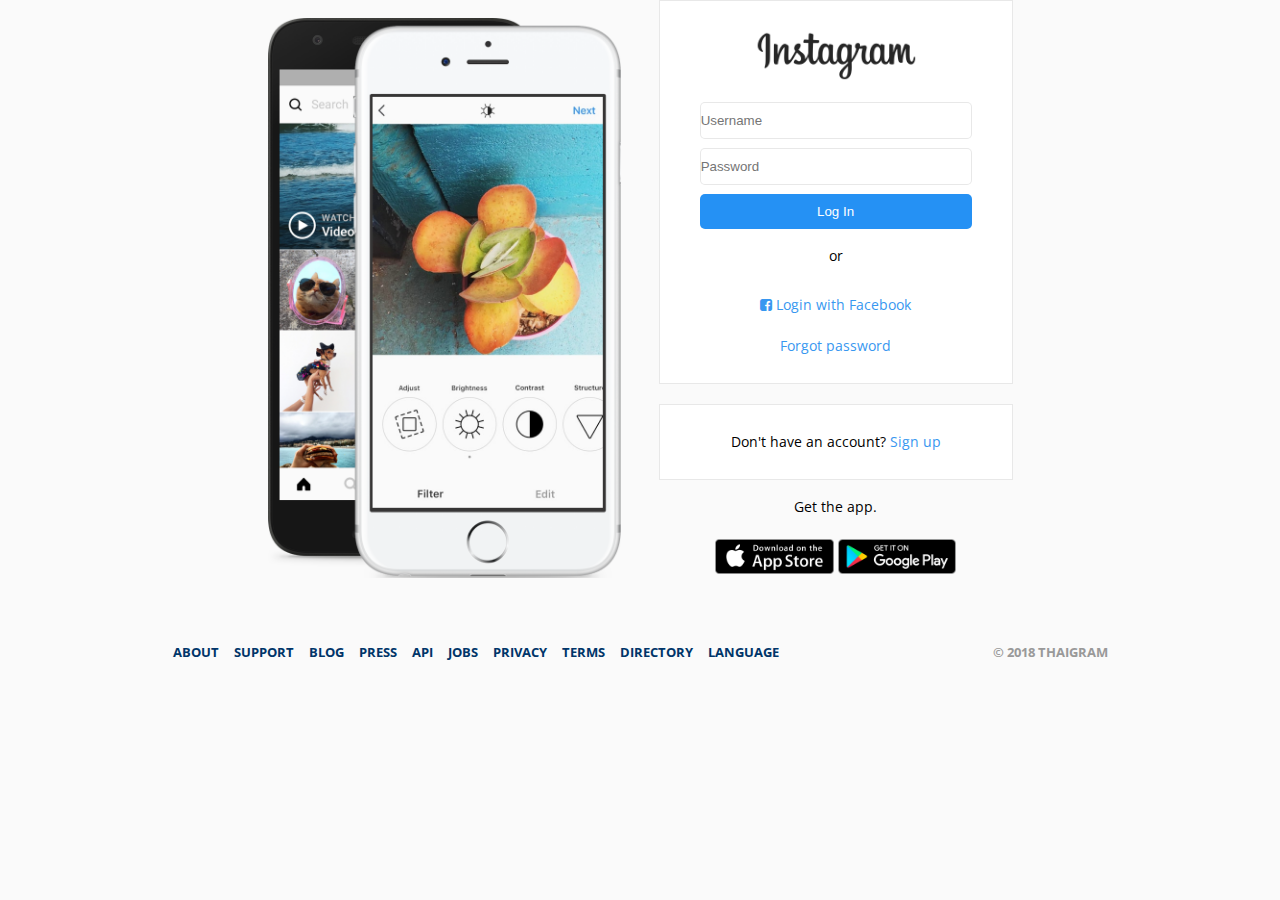
<file: index.html>
<!DOCTYPE html>
<html lang="en">

<head>
    <meta charset="UTF-8">
    <meta http-equiv="X-UA-Compatible" content="ie=edge">
    <meta name="viewport" content="width=device-width, initial-scale=1.0">
    <link rel="stylesheet" href="https://maxcdn.bootstrapcdn.com/font-awesome/4.7.0/css/font-awesome.min.css">
    <link rel="stylesheet" href="css/styles.css">
    <title>Login | Thaigram</title>
</head>

<body>
    <main class="login">
        <div class="login__column">
            <img src="images/instagram_main_img.png" alt="Phone" title="Phone">
        </div>
        <div class="login__column">
            <div class="login__box">
                <img src="images/logo.png" alt="Logo" class="login__logo">

                <form action="feed.html" method="get" class="login__form">
                    <input placeholder="Username" type="text" name="username" required>
                    <input placeholder="Password" type="password" name="password" required>
                    <input type="submit" value="Log In">
                </form>

                <span class="login__or">or</span>

                <a href="#" class="login__link login__link--dark">
                    <i class="fa fa-facebook-square"></i>
                    Login with Facebook</a>
                <a href="#" class="login__link login__link--dark login__link--small">Forgot password</a>
            </div>
            <div class="login__box">
                <span>Don't have an account?</span>
                <a href="#" class="login__link">Sign up</a>
            </div>
            <div class="login__box login__box--transparent">
                <span class="get_app">Get the app.</span>
                <div class="login__appstores">
                    <img src="images/apple_store.png" alt="ios" class="login__appstore">
                    <img src="images/google_app_store.png" alt="android" class="login__appstore">
                </div>
            </div>
        </div>
    </main>

    <footer class="footer">
        <div class="footer__column">
            <nav class="footer__navigation">
                <ul class="footer__list">
                    <li class="footer__list-item">
                        <a href="#" class="footer__link">About</a>
                    </li>
                    <li class="footer__list-item">
                        <a href="#" class="footer__link">Support</a>
                    </li>
                    <li class="footer__list-item">
                        <a href="#" class="footer__link">Blog</a>
                    </li>
                    <li class="footer__list-item">
                        <a href="#" class="footer__link">Press</a>
                    </li>
                    <li class="footer__list-item">
                        <a href="#" class="footer__link">Api</a>
                    </li>
                    <li class="footer__list-item">
                        <a href="#" class="footer__link">Jobs</a>
                    </li>
                    <li class="footer__list-item">
                        <a href="#" class="footer__link">Privacy</a>
                    </li>
                    <li class="footer__list-item">
                        <a href="#" class="footer__link">Terms</a>
                    </li>
                    <li class="footer__list-item">
                        <a href="#" class="footer__link">Directory</a>
                    </li>
                    <li class="footer__list-item">
                        <a href="#" class="footer__link">Language</a>
                    </li>
                </ul>
            </nav>
        </div>
        <div class="footer__column">
            <span class="footer__copy">© 2018 Thaigram</span>
        </div>
    </footer>

</body>

</html>
</file>
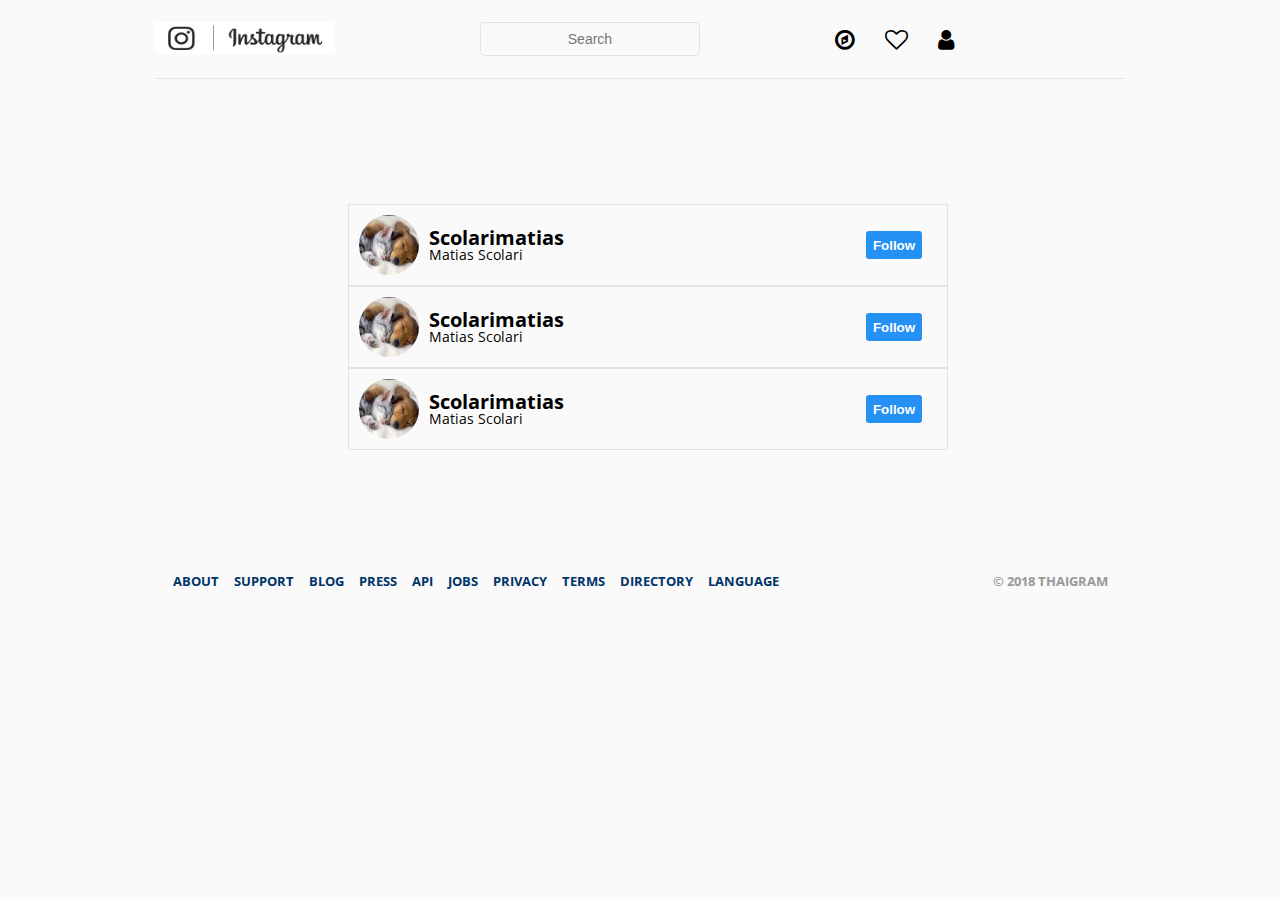
<file: explorer.html>
<!DOCTYPE html>
<html lang="en">

<head>
    <meta charset="UTF-8">
    <meta http-equiv="X-UA-Compatible" content="ie=edge">
    <meta name="viewport" content="width=device-width, initial-scale=1.0">
    <link rel="stylesheet" href="https://maxcdn.bootstrapcdn.com/font-awesome/4.7.0/css/font-awesome.min.css">
    <link rel="stylesheet" href="css/styles.css">
    <title>Explorer | Thaigram</title>
</head>

<body>
    <header class="header">
        <div class="header__container">

            <div class="header__logo">
                <a href="feed.html">
                    <img src="images/instagram_small.png" alt="header__image" class="header__image">
                </a>
            </div>
            <form class="header__search">
                <input type="text" placeholder="Search">
            </form>
            <nav class="header__navigation">
                <ul class="header__list">
                    <li class="header__list-item">
                        <a href="explorer.html" class="header__link">
                            <i class="fa fa-compass" aria-hidden="true"></i>
                        </a>
                    </li>
                    <li class="header__list-item">
                        <a href="#">
                            <i class="fa fa-heart-o" aria-hidden="true"></i>
                        </a>
                    </li>
                    <li class="header__list-item">
                        <a href="#">
                            <i class="fa fa-user" aria-hidden="true"></i>
                        </a>
                    </li>
                </ul>
            </nav>

        </div>
    </header>

    <main class="explorer">
        <ul class="explorer__users">
            <li class="explorer__user">
                <div class="explorer__column">
                    <img src="images/your_pic.png" alt="your_profile_image" class="your_profile_image">
                    <div class="explorer__user-data">
                        <span class="explorer__username">Scolarimatias</span>
                        <span class="explorer__fullname">Matias Scolari</span>
                    </div>
                </div>
                <div class="explorer__column">
                    <button class="explorer__button">Follow</button>
                </div>
            </li>
            <li class="explorer__user">
                <div class="explorer__column">
                    <img src="images/your_pic.png" alt="your_profile_image" class="your_profile_image">
                    <div class="explorer__user-data">
                        <span class="explorer__username">Scolarimatias</span>
                        <span class="explorer__fullname">Matias Scolari</span>
                    </div>
                </div>
                <div class="explorer__column">
                    <button class="explorer__button">Follow</button>
                </div>
            </li>
            <li class="explorer__user">
                <div class="explorer__column">
                    <img src="images/your_pic.png" alt="your_profile_image" class="your_profile_image">
                    <div class="explorer__user-data">
                        <span class="explorer__username">Scolarimatias</span>
                        <span class="explorer__fullname">Matias Scolari</span>
                    </div>
                </div>
                <div class="explorer__column">
                    <button class="explorer__button">Follow</button>
                </div>
            </li>
        </ul>
    </main>

    <footer class="footer">
        <div class="footer__column">
            <nav class="footer__navigation">
                <ul class="footer__list">
                    <li class="footer__list-item">
                        <a href="#" class="footer__link">About</a>
                    </li>
                    <li class="footer__list-item">
                        <a href="#" class="footer__link">Support</a>
                    </li>
                    <li class="footer__list-item">
                        <a href="#" class="footer__link">Blog</a>
                    </li>
                    <li class="footer__list-item">
                        <a href="#" class="footer__link">Press</a>
                    </li>
                    <li class="footer__list-item">
                        <a href="#" class="footer__link">Api</a>
                    </li>
                    <li class="footer__list-item">
                        <a href="#" class="footer__link">Jobs</a>
                    </li>
                    <li class="footer__list-item">
                        <a href="#" class="footer__link">Privacy</a>
                    </li>
                    <li class="footer__list-item">
                        <a href="#" class="footer__link">Terms</a>
                    </li>
                    <li class="footer__list-item">
                        <a href="#" class="footer__link">Directory</a>
                    </li>
                    <li class="footer__list-item">
                        <a href="#" class="footer__link">Language</a>
                    </li>
                </ul>
            </nav>
        </div>
        <div class="footer__column">
            <span class="footer__copy">© 2018 Thaigram</span>
        </div>
    </footer>

</body>

</html>
</file>
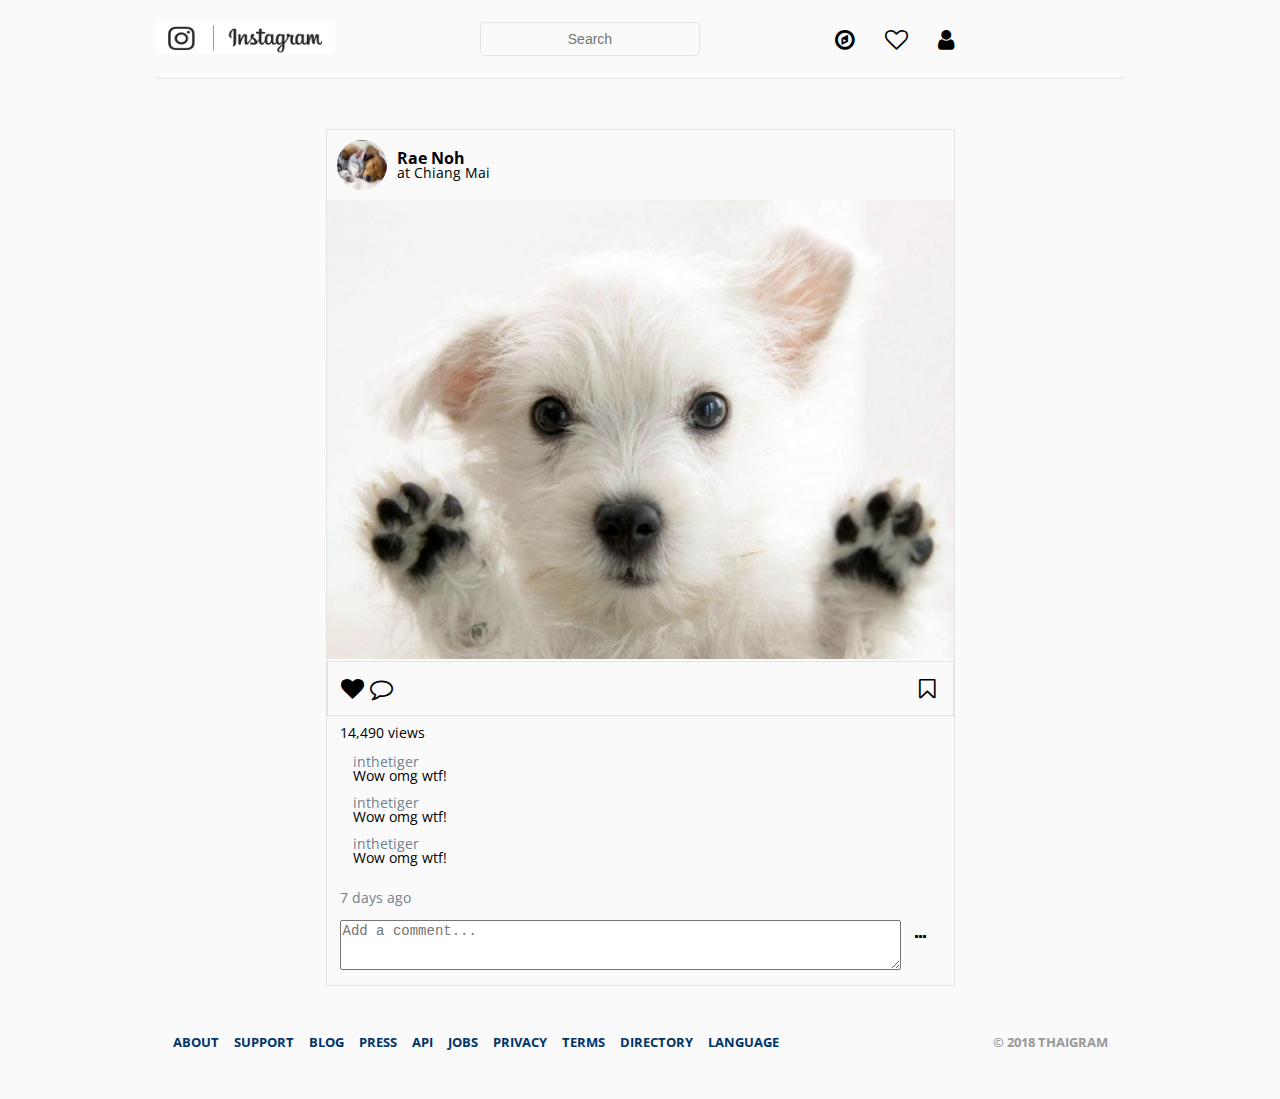
<file: feed.html>
<!DOCTYPE html>
<html lang="en">

<head>
    <meta charset="UTF-8">
    <meta http-equiv="X-UA-Compatible" content="ie=edge">
    <meta name="viewport" content="width=device-width, initial-scale=1.0">
    <link rel="stylesheet" href="https://maxcdn.bootstrapcdn.com/font-awesome/4.7.0/css/font-awesome.min.css">
    <link rel="stylesheet" href="css/styles.css">
    <title>Feed | Thaigram</title>
</head>

<body>
    <header class="header">
        <div class="header__container">

            <div class="header__logo">
                <a href="feed.html">
                    <img src="images/instagram_small.png" alt="header__image" class="header__image">
                </a>
            </div>
            <form class="header__search">
                <input type="text" placeholder="Search">
            </form>
            <nav class="header__navigation">
                <ul class="header__list">
                    <li class="header__list-item">
                        <a href="explorer.html" class="header__link">
                            <i class="fa fa-compass" aria-hidden="true"></i>
                        </a>
                    </li>
                    <li class="header__list-item">
                        <a href="#">
                            <i class="fa fa-heart-o" aria-hidden="true"></i>
                        </a>
                    </li>
                    <li class="header__list-item">
                        <a href="#">
                            <i class="fa fa-user" aria-hidden="true"></i>
                        </a>
                    </li>
                </ul>
            </nav>

        </div>
    </header>


    <main class="feed">
        <div class="photo">
            <header class="photo__header">
                <img src="images/your_pic.png" alt="your_small_pic" class="photo__avatar">
                <div class="photo__user">
                    <span class="photo__username">Rae Noh</span>
                    <span class="photo__location">at Chiang Mai</span>
                </div>
            </header>
            <img src="images/full_profile.png" alt="full_profile" class="photo__file">
            <div class="photo__meta">
                <div class="tag_actions">
                    <div class="photo__action-heart-comment">
                        <span class="photo__action">
                            <i class="fa fa-heart" aria-hidden="true"></i>
                        </span>
                        <span class="photo__action">
                            <i class="fa fa-comment-o" aria-hidden="true"></i>
                        </span>
                    </div>
                    <div class="photo__action-bookmark">
                        <span class="photo__action">
                            <i class="fa fa-bookmark-o" aria-hidden="true"></i>
                        </span>
                    </div>
                </div>

                <div class="photo__likes-box">
                    <span class="photo__likes">14,490 views</span>
                </div>
                <ul class="photo__comment">
                    <li class="photo__comment">
                        <span class="photo__comment-author">
                            inthetiger
                        </span>
                        Wow omg wtf!
                    </li>
                    <li class="photo__comment">
                        <span class="photo__comment-author">
                            inthetiger
                        </span>
                        Wow omg wtf!
                    </li>
                    <li class="photo__comment">
                        <span class="photo__comment-author">
                            inthetiger
                        </span>
                        Wow omg wtf!
                    </li>
                </ul>
                <span class="photo__date">7 days ago</span>
                <div class="photo__add-comment">
                    <textarea placeholder="Add a comment..."></textarea>
                    <div class="photo__add-comment-ellipsis">
                        <i class="fa fa-ellipsis-h"></i>
                    </div>
                </div>
            </div>
        </div>
    </main>

    <footer class="footer">
        <div class="footer__column">
            <nav class="footer__navigation">
                <ul class="footer__list">
                    <li class="footer__list-item">
                        <a href="#" class="footer__link">About</a>
                    </li>
                    <li class="footer__list-item">
                        <a href="#" class="footer__link">Support</a>
                    </li>
                    <li class="footer__list-item">
                        <a href="#" class="footer__link">Blog</a>
                    </li>
                    <li class="footer__list-item">
                        <a href="#" class="footer__link">Press</a>
                    </li>
                    <li class="footer__list-item">
                        <a href="#" class="footer__link">Api</a>
                    </li>
                    <li class="footer__list-item">
                        <a href="#" class="footer__link">Jobs</a>
                    </li>
                    <li class="footer__list-item">
                        <a href="#" class="footer__link">Privacy</a>
                    </li>
                    <li class="footer__list-item">
                        <a href="#" class="footer__link">Terms</a>
                    </li>
                    <li class="footer__list-item">
                        <a href="#" class="footer__link">Directory</a>
                    </li>
                    <li class="footer__list-item">
                        <a href="#" class="footer__link">Language</a>
                    </li>
                </ul>
            </nav>
        </div>
        <div class="footer__column">
            <span class="footer__copy">© 2018 Thaigram</span>
        </div>
    </footer>

</body>

</html>
</file>
<file: css/styles.css>
@import url("https://fonts.googleapis.com/css?family=Open+Sans:400,600");
@import "reset.css";
@import "globals.css";
@import "footer.css";
@import "login.css";
@import "header.css";
@import "feed.css";
@import "explorer.css";
@import "mobile.css";
</file>
